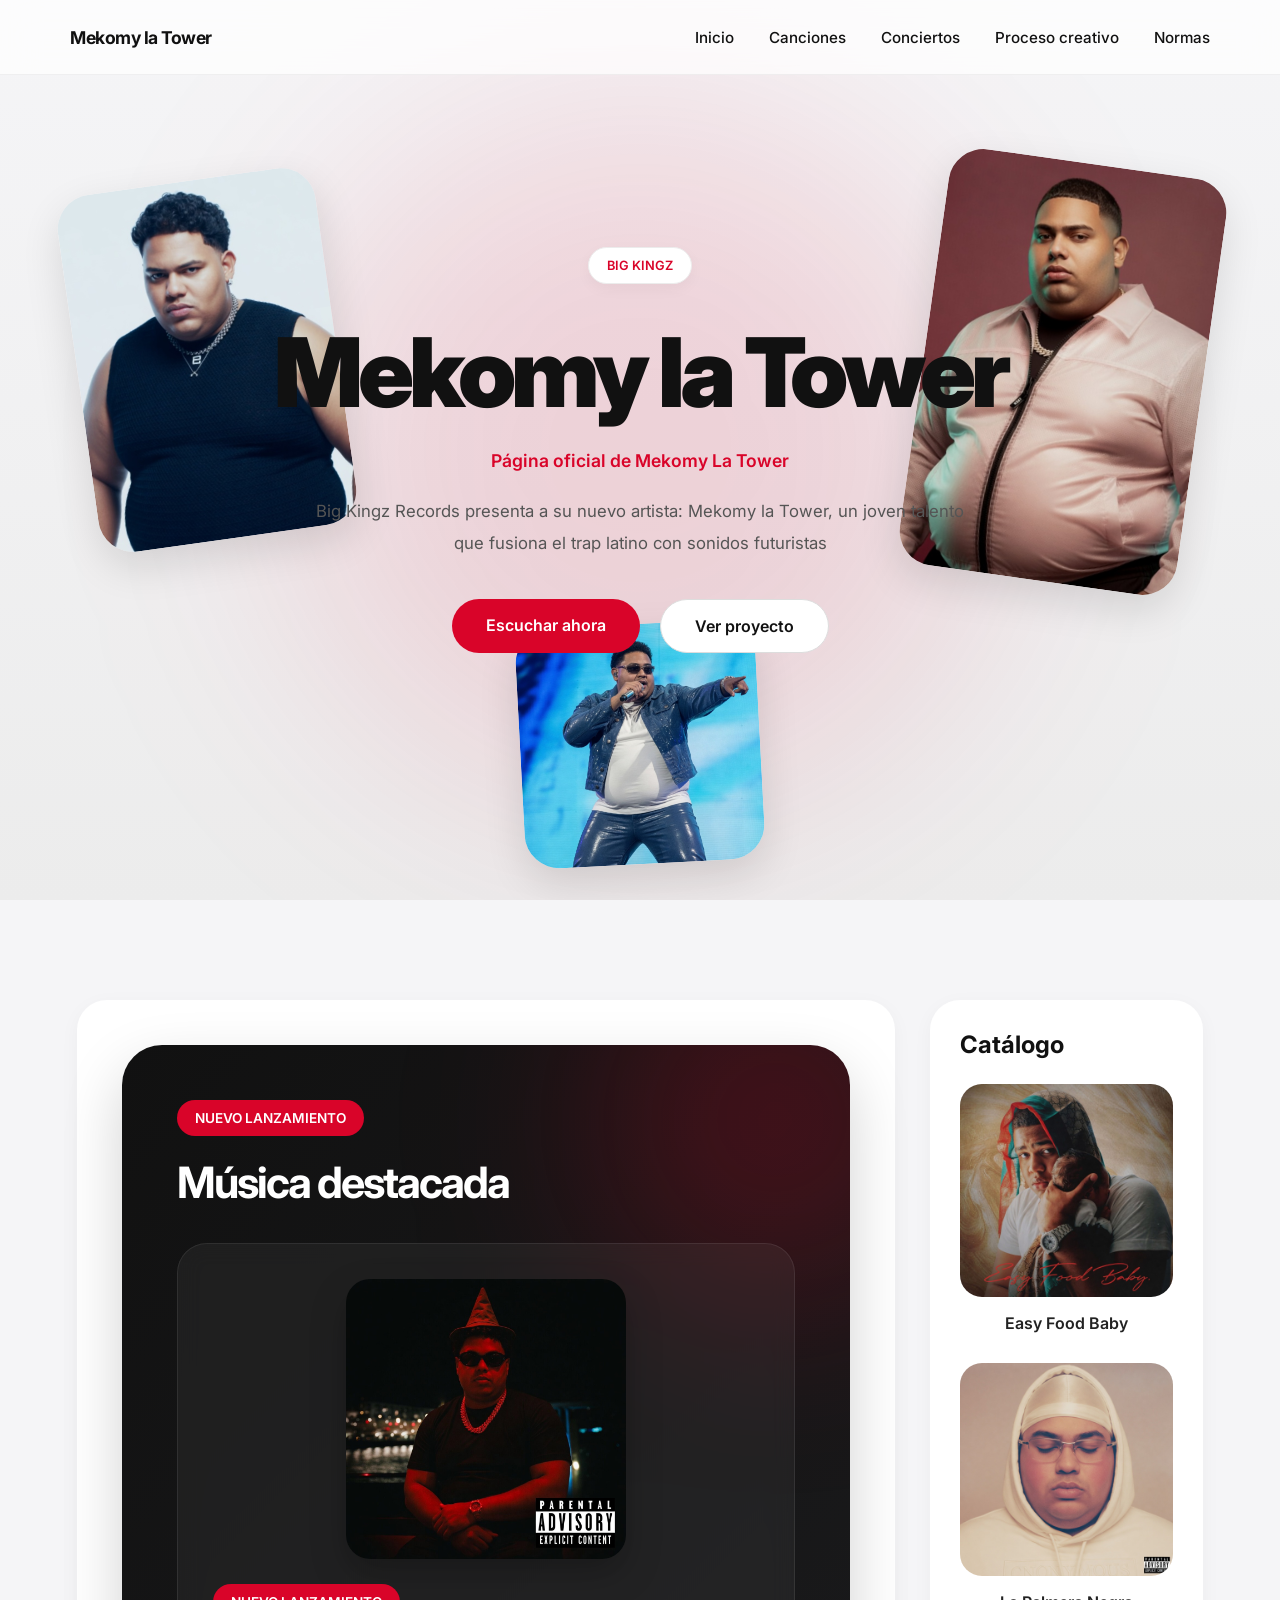
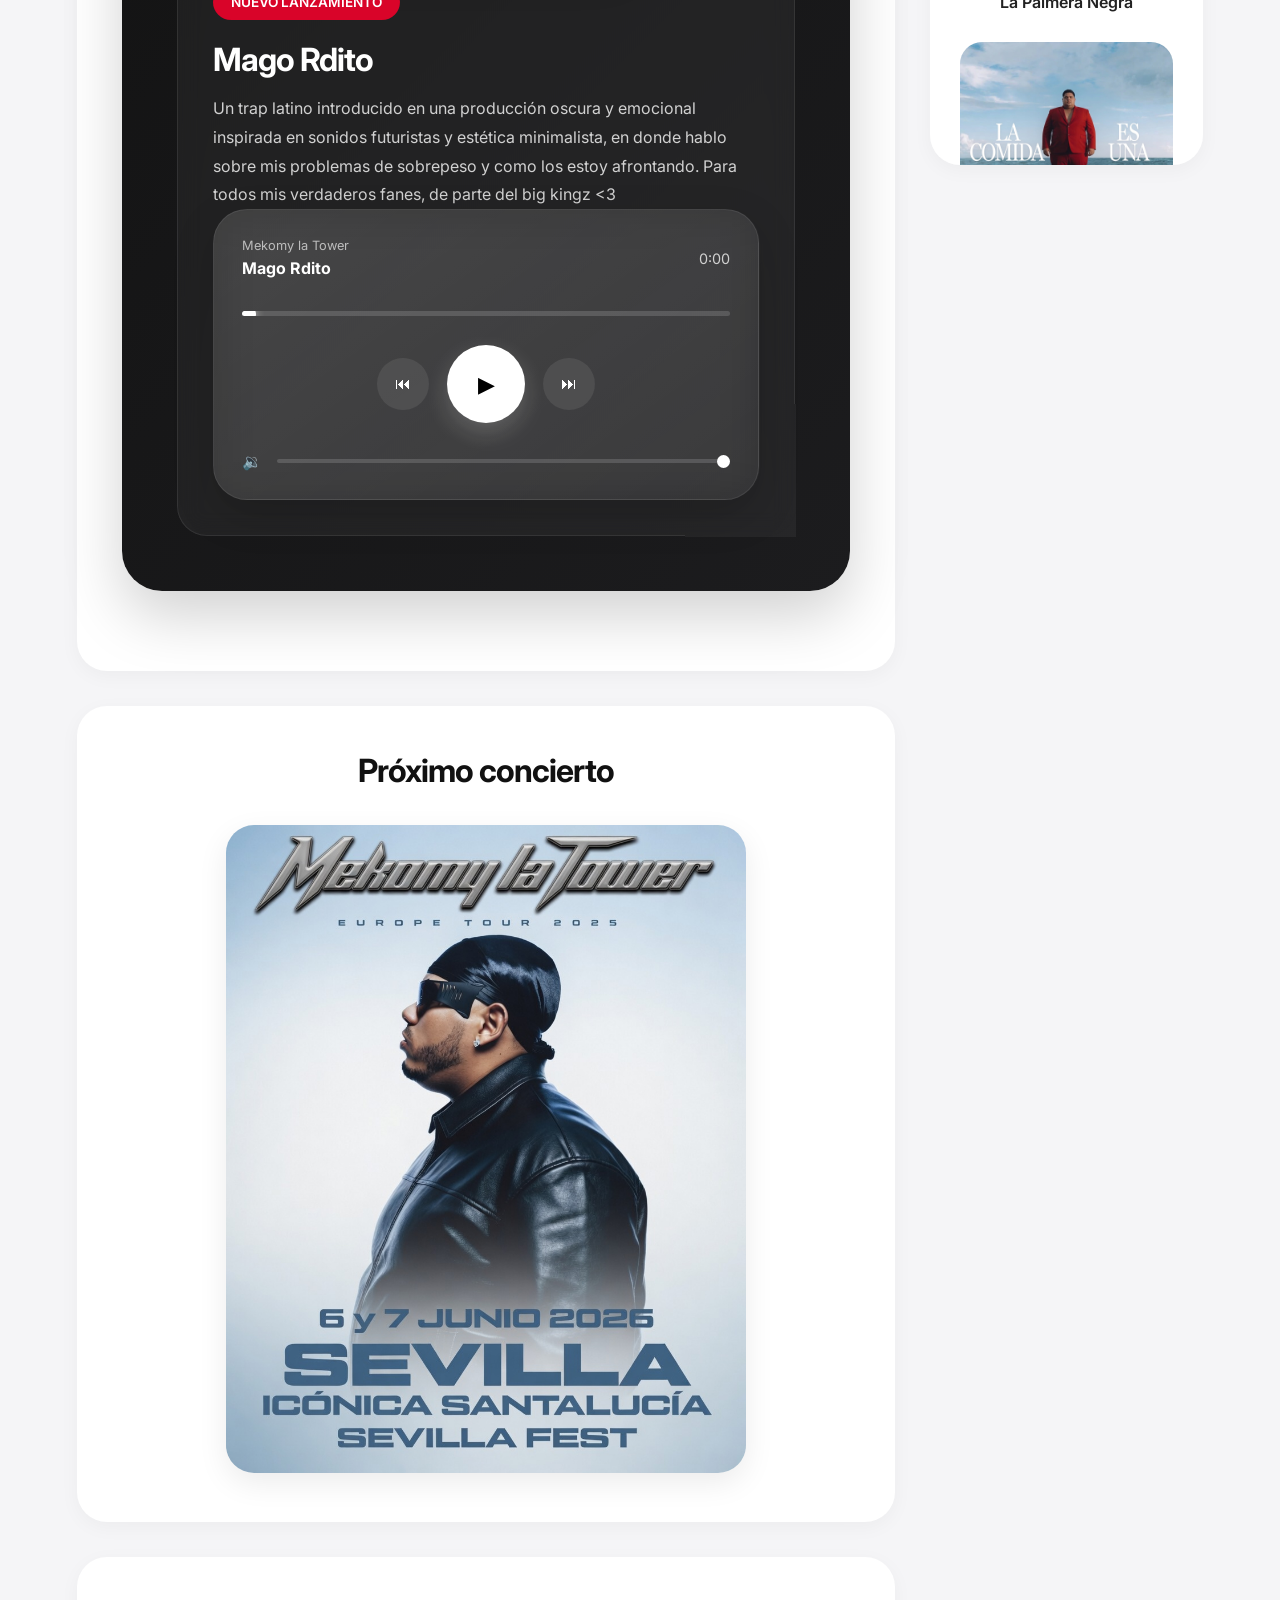
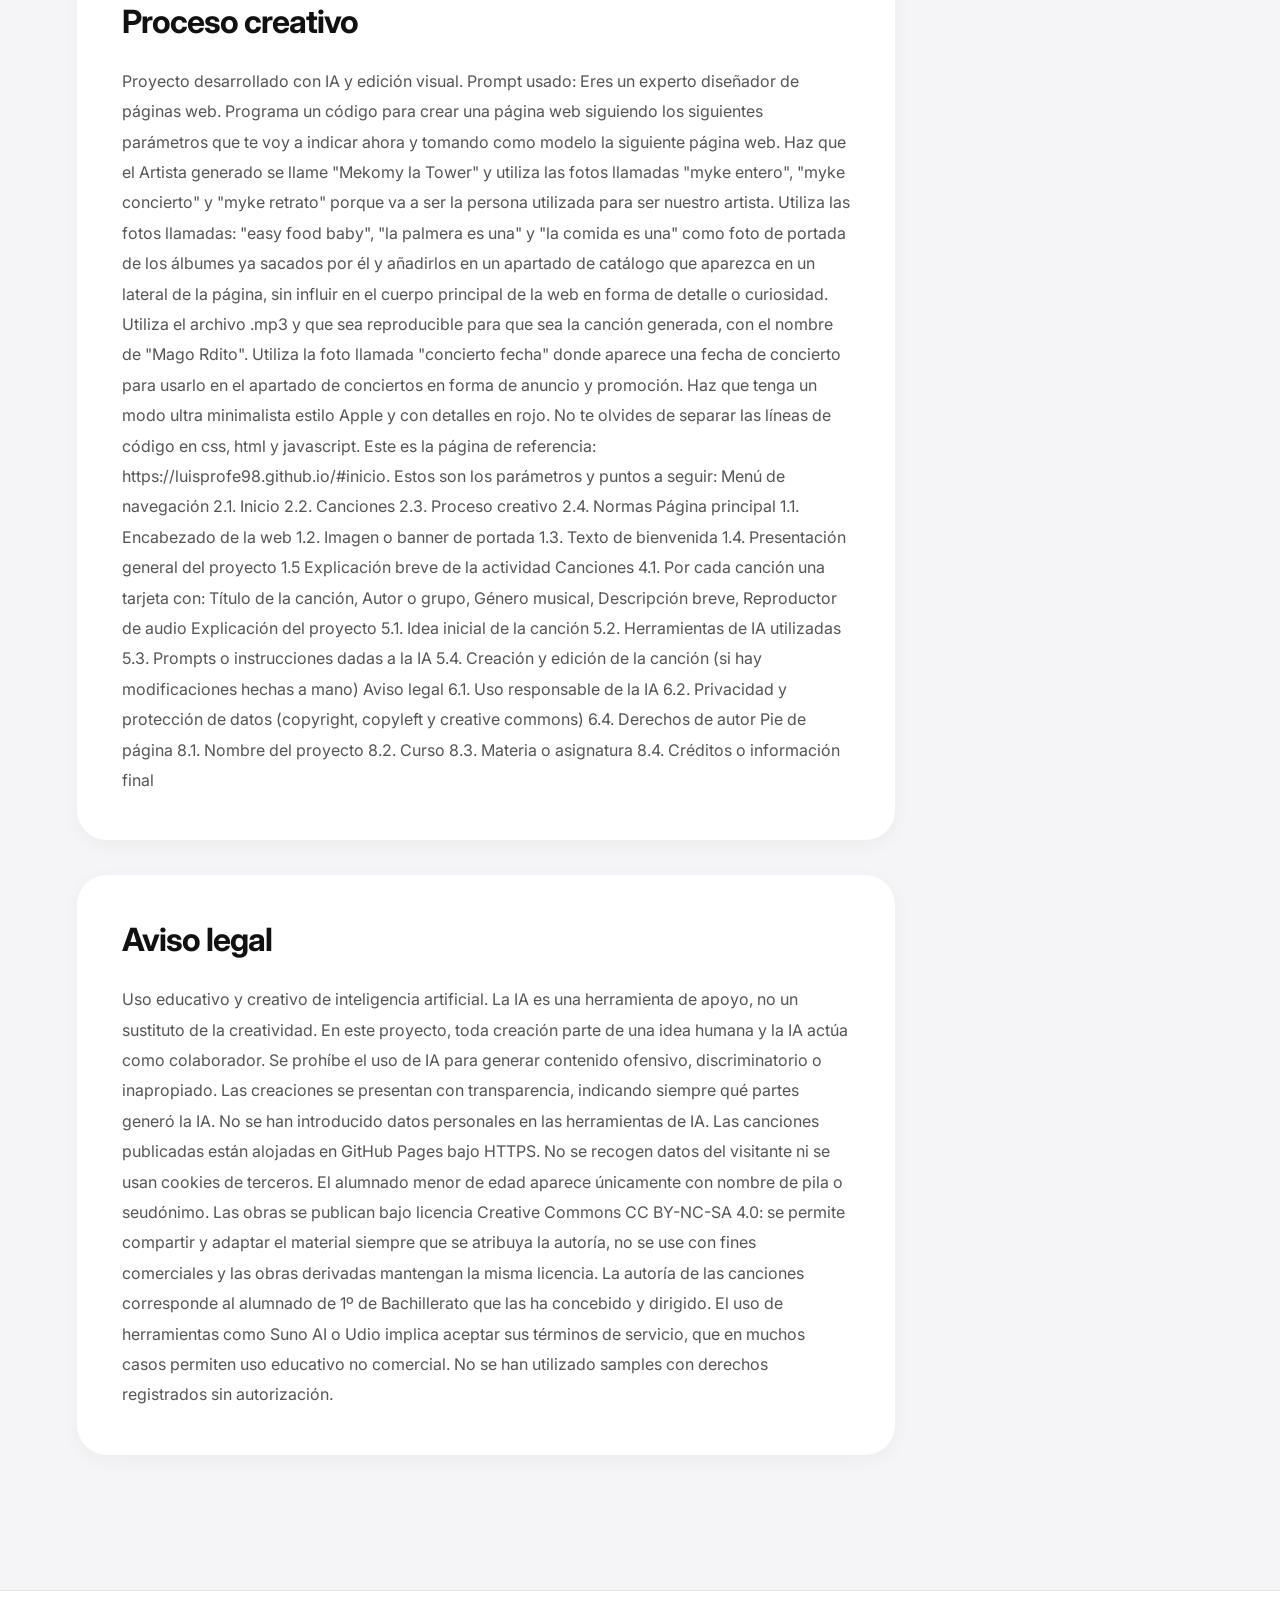
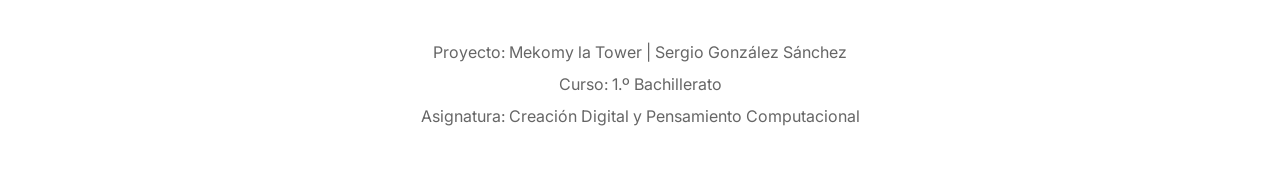
<file: index.html>
<!DOCTYPE html>
<html lang="es">

<head>
  <meta charset="UTF-8">
  <meta name="viewport" content="width=device-width, initial-scale=1.0">

  <title>Mekomy la Tower</title>

  <!-- CSS -->
  <link rel="stylesheet" href="./style.css">

  <!-- JS -->
  <script defer src="./script.js"></script>

</head>

<body>

  <header class="navbar">

    <div class="logo">
      Mekomy la Tower
    </div>

    <nav>
      <ul>
        <li><a href="#inicio">Inicio</a></li>
        <li><a href="#canciones">Canciones</a></li>
        <li><a href="#conciertos">Conciertos</a></li>
        <li><a href="#proceso">Proceso creativo</a></li>
        <li><a href="#normas">Normas</a></li>
      </ul>
    </nav>

  </header>

  <!-- HERO -->

  <!-- =========================
     INICIO NUEVO (REEMPLAZAR)
========================= -->

<section class="hero" id="inicio">

  <div class="hero-overlay"></div>

  <!-- IMÁGENES FLOTANTES -->
  <img src="img/myke entero.jpg" class="floating-img img-1" alt="">
  <img src="img/myke retrato.jpg" class="floating-img img-2" alt="">
  <img src="img/myke concierto.jpg" class="floating-img img-3" alt="">

  <div class="hero-content">

    <span class="hero-tag">
      BIG KINGZ
    </span>

    <h1>Mekomy la Tower</h1>

    <p class="subtitle">
      Página oficial de Mekomy La Tower
    </p>

    <p class="welcome">
      Big Kingz Records presenta a su nuevo artista: Mekomy la Tower, un joven talento que fusiona el trap latino con sonidos futuristas
    </p>

    <div class="hero-buttons">

      <a href="#canciones" class="btn-main">
        Escuchar ahora
      </a>

      <a href="#proceso" class="btn-secondary">
        Ver proyecto
      </a>

    </div>

  </div>

</section>

  <!-- MAIN -->

  <main class="layout">

    <section class="main-content">

      <!-- CANCIONES -->

      <section class="card" id="canciones">

      <section class="songs card" id="canciones">

  <span class="listen-tag">
    
    NUEVO LANZAMIENTO
  </span>

  <h2>Música destacada</h2>

  <div class="song-card">

   <div class="music-player">

  <!-- PORTADA -->
  <img src="img/myke mago.jpg" class="song-cover" alt="">

  <!-- INFO -->
  <div class="music-info">

    <span class="listen-tag">
      NUEVO LANZAMIENTO
    </span>

    <h3>Mago Rdito</h3>


    <p class="music-desc">
       Un trap latino introducido en una producción oscura y emocional inspirada
      en sonidos futuristas y estética minimalista, en donde hablo sobre mis problemas de sobrepeso y como los estoy afrontando. Para todos mis verdaderos fanes, de parte del big kingz <3

    </p>

    <!-- PLAYER -->

<div class="player-box">

  <audio id="audio-player">
    <source src="mp3/Mago Rdito.mp3" type="audio/mpeg">
  </audio>

  <!-- CABECERA -->

  <div class="player-header">

    <div class="now-playing">
      <span>Mekomy la Tower</span>
      <strong>Mago Rdito</strong>
    </div>

    <div class="song-time" id="songTime">
      0:00
    </div>

  </div>

  <!-- BARRA -->

  <div class="progress-container">

    <input
      type="range"
      id="progressBar"
      min="0"
      max="100"
      value="0"
    >

  </div>

  <!-- CONTROLES -->

  <div class="controls">

    <button class="control-btn" id="backBtn">
      ⏮
    </button>

    <button class="play-btn" id="playBtn">
      ▶
    </button>

    <button class="control-btn" id="forwardBtn">
      ⏭
    </button>

  </div>

  <!-- VOLUMEN -->

  <div class="volume-wrapper">

    <span>🔉</span>

    <input
      type="range"
      id="volumeControl"
      min="0"
      max="1"
      step="0.01"
      value="1"
    >

  </div>

</div>

</section>
      </section>

      <section class="card concert" id="conciertos">

        <h2>Próximo concierto</h2>

        <img src="img/concierto fecha.jpg" alt="">

      </section>

      <!-- PROCESO -->

      <section class="card" id="proceso">

        <h2>Proceso creativo</h2>

        <p>
          Proyecto desarrollado con IA y edición visual. Prompt usado:
          Eres un experto diseñador de páginas web. Programa un código para crear una página web siguiendo los siguientes parámetros que te voy a indicar ahora y tomando como modelo la siguiente página web. Haz que el Artista generado se llame "Mekomy la Tower" y utiliza las fotos llamadas "myke entero", "myke concierto" y "myke retrato" porque va a ser la persona utilizada para ser nuestro artista. Utiliza las fotos llamadas: "easy food baby", "la palmera es una" y "la comida es una" como foto de portada de los álbumes ya sacados por él y añadirlos en un apartado de catálogo que aparezca en un lateral de la página, sin influir en el cuerpo principal de la web en forma de detalle o curiosidad. Utiliza el archivo .mp3 y que sea reproducible para que sea la canción generada, con el nombre de "Mago Rdito". Utiliza la foto llamada "concierto fecha" donde aparece una fecha de concierto para usarlo en el apartado de conciertos en forma de anuncio y promoción. Haz que tenga un modo ultra minimalista estilo Apple y con detalles en rojo. No te olvides de separar las líneas de código en css, html y javascript. Este es la página de referencia: https://luisprofe98.github.io/#inicio. Estos son los parámetros y puntos a seguir:
          Menú de navegación
          2.1. Inicio
          2.2. Canciones
          2.3. Proceso creativo
          2.4. Normas
          Página principal
          1.1. Encabezado de la web
          1.2. Imagen o banner de portada
          1.3. Texto de bienvenida
          1.4. Presentación general del proyecto
          1.5 Explicación breve de la actividad
          Canciones
          4.1. Por cada canción una tarjeta con: Título de la canción, Autor o grupo, Género musical, Descripción breve, Reproductor de audio
          Explicación del proyecto
          5.1. Idea inicial de la canción
          5.2. Herramientas de IA utilizadas
          5.3. Prompts o instrucciones dadas a la IA
          5.4. Creación y edición de la canción (si hay modificaciones hechas a mano)
          Aviso legal
          6.1. Uso responsable de la IA
          6.2. Privacidad y protección de datos (copyright, copyleft y creative commons)
          6.4. Derechos de autor
          Pie de página
          8.1. Nombre del proyecto
          8.2. Curso
          8.3. Materia o asignatura
          8.4. Créditos o información final 


      </section>

      <!-- NORMAS -->

      <section class="card" id="normas">

        <h2>Aviso legal</h2>

        <p>
          Uso educativo y creativo de inteligencia artificial.
          La IA es una herramienta de apoyo, no un sustituto de la creatividad. En este proyecto, toda creación parte de una idea humana y la IA actúa como colaborador. Se prohíbe el uso de IA para generar contenido ofensivo, discriminatorio o inapropiado. Las creaciones se presentan con transparencia, indicando siempre qué partes generó la IA.
          No se han introducido datos personales en las herramientas de IA. Las canciones publicadas están alojadas en GitHub Pages bajo HTTPS. No se recogen datos del visitante ni se usan cookies de terceros. El alumnado menor de edad aparece únicamente con nombre de pila o seudónimo.
          Las obras se publican bajo licencia Creative Commons CC BY-NC-SA 4.0: se permite compartir y adaptar el material siempre que se atribuya la autoría, no se use con fines comerciales y las obras derivadas mantengan la misma licencia.
          La autoría de las canciones corresponde al alumnado de 1º de Bachillerato que las ha concebido y dirigido. El uso de herramientas como Suno AI o Udio implica aceptar sus términos de servicio, que en muchos casos permiten uso educativo no comercial. No se han utilizado samples con derechos registrados sin autorización.
        </p>

      </section>

    </section>

    <!-- SIDEBAR -->

    <aside class="sidebar">

      <div class="sidebar-card">

        <h2>Catálogo</h2>

        <div class="album">
          <img src="img/easy food baby.jpg" alt="">
          <p>Easy Food Baby</p>
        </div>

        <div class="album">
          <img src="img/la palmera negra.jpg" alt="">
          <p>La Palmera Negra</p>
        </div>

        <div class="album">
          <img src="img/la comida es una.jpg" alt="">
          <p>La Comida Es Una</p>
        </div>

      </div>

    </aside>

  </main>

  <footer>

    <p>Proyecto: Mekomy la Tower | Sergio González Sánchez</p>
    <p>Curso: 1.º Bachillerato</p>
    <p>Asignatura: Creación Digital y Pensamiento Computacional</p>

  </footer>

</body>

</html>
</file>
<file: style.css>
/* =========================
   STYLE.CSS NUEVO
   Estilo Apple minimalista
========================= */

@import url('https://fonts.googleapis.com/css2?family=Inter:wght@300;400;500;600;700;900&display=swap');

*{
  margin:0;
  padding:0;
  box-sizing:border-box;
}

html{
  scroll-behavior:smooth;
}

body{
  font-family:'Inter',sans-serif;
  background:#f5f5f7;
  color:#111;
  overflow-x:hidden;
}

/* =========================
   NAVBAR
========================= */

.navbar{
  position:fixed;
  top:0;
  width:100%;
  height:75px;

  display:flex;
  justify-content:space-between;
  align-items:center;

  padding:0 70px;

  background:rgba(255,255,255,0.7);
  backdrop-filter:blur(18px);

  border-bottom:1px solid rgba(0,0,0,0.05);

  z-index:1000;
}

.logo{
  font-size:1.1rem;
  font-weight:700;
  letter-spacing:-0.5px;
}

.navbar ul{
  display:flex;
  list-style:none;
  gap:35px;
}

.navbar a{
  text-decoration:none;
  color:#111;
  font-size:0.95rem;
  font-weight:500;
  transition:0.3s;
}

.navbar a:hover{
  color:#d90429;
}

/* =========================
   HERO
========================= */

.hero{
  height:100vh;

  background:
  linear-gradient(rgba(0,0,0,0.45), rgba(0,0,0,0.45)),
  url("./myke-concierto.jpg");

  background-size:cover;
  background-position:center;

  display:flex;
  justify-content:center;
  align-items:center;

  text-align:center;

  padding:20px;
}

.hero-content{
  max-width:850px;
}

.hero h1{
  color:white;
  font-size:5.5rem;
  font-weight:900;
  letter-spacing:-4px;
  margin-bottom:20px;
}

.subtitle{
  color:#ff4d4d;
  font-size:1.1rem;
  margin-bottom:25px;
  font-weight:500;
}

.welcome{
  color:#f1f1f1;
  line-height:1.8;
  font-size:1.05rem;
  margin-bottom:40px;
}

.btn-main{
  display:inline-block;

  padding:16px 34px;

  background:#d90429;
  color:white;

  border-radius:100px;
  text-decoration:none;

  font-weight:600;

  transition:0.3s;
}

.btn-main:hover{
  transform:translateY(-3px);
  background:#b8001f;
}

/* =========================
   LAYOUT
========================= */

.layout{
  width:88%;
  margin:auto;

  display:flex;
  gap:35px;

  padding:100px 0;
}

.main-content{
  flex:3;
}

.sidebar{
  flex:1;
}

/* =========================
   CARD
========================= */

.card{
  background:white;

  padding:45px;

  border-radius:30px;

  margin-bottom:35px;

  box-shadow:
  0 5px 20px rgba(0,0,0,0.04);

  transition:0.3s;
}

.card:hover{
  transform:translateY(-4px);
}

.card h2{
  font-size:2rem;
  margin-bottom:25px;
  letter-spacing:-1px;
}

.card p{
  color:#555;
  line-height:1.9;
}

/* =========================
   GALERÍA
========================= */

.gallery{
  display:grid;

  grid-template-columns:
  repeat(auto-fit,minmax(240px,1fr));

  gap:20px;

  margin-bottom:35px;
}

.gallery img{
  width:100%;
  height:420px;

  object-fit:cover;

  border-radius:28px;

  transition:0.4s;
}

.gallery img:hover{
  transform:scale(1.02);
}

/* =========================
   SONG CARD
========================= */

.song-card{
  display:flex;
  flex-direction:column;
  gap:20px;
}

.song-card h3{
  font-size:1.6rem;
}

audio{
  width:100%;
  margin-top:10px;
}

/* =========================
   CONCIERTO
========================= */

.concert img{
  width:100%;
  border-radius:25px;
  margin-top:20px;
}

/* =========================
   PROCESO
========================= */

.process-grid{
  display:grid;

  grid-template-columns:
  repeat(auto-fit,minmax(220px,1fr));

  gap:20px;

  margin-top:30px;
}

.process-item{
  background:#fafafa;

  padding:25px;

  border-radius:24px;

  border:1px solid #ececec;
}

.process-item h3{
  margin-bottom:15px;
}

/* =========================
   SIDEBAR
========================= */

.sidebar-card{
  position:sticky;
  top:100px;

  background:white;

  padding:30px;

  border-radius:30px;

  box-shadow:
  0 5px 20px rgba(0,0,0,0.04);
}

.sidebar-card h2{
  margin-bottom:25px;
}

.album{
  margin-bottom:30px;
}

.album img{
  width:100%;
  border-radius:22px;
  margin-bottom:12px;

  transition:0.3s;
}

.album img:hover{
  transform:scale(1.03);
}

.album p{
  text-align:center;
  font-weight:600;
  color:#222;
}

/* =========================
   FOOTER
========================= */

footer{
  background:#fff;

  border-top:1px solid #e5e5e5;

  text-align:center;

  padding:45px 20px;

  color:#666;

  line-height:2;
}

/* =========================
   ANIMACIONES
========================= */

.hidden{
  opacity:0;
  transform:translateY(40px);
}

.show{
  opacity:1;
  transform:translateY(0);
  transition:all 1s ease;
}

/* =========================
   RESPONSIVE
========================= */

@media(max-width:1000px){

  .layout{
    flex-direction:column;
  }

  .sidebar{
    width:100%;
  }

}

@media(max-width:768px){

  .navbar{
    padding:0 25px;
  }

  .navbar ul{
    gap:18px;
  }

  .hero h1{
    font-size:3.5rem;
    letter-spacing:-2px;
  }

  .card{
    padding:30px;
  }

}

/* =========================
   CONCIERTO MÁS PEQUEÑO
========================= */

.concert{
  text-align:center;
}

.concert img{
  width:100%;
  max-width:520px;

  border-radius:28px;

  margin-top:25px;

  box-shadow:
  0 10px 30px rgba(0,0,0,0.08);

  transition:0.4s;
}

.concert img:hover{
  transform:scale(1.02);
}

.concert h2{
  margin-bottom:10px;
}

/* =========================
   SECCIÓN CANCIÓN PREMIUM
========================= */

.songs{
  position:relative;

  overflow:hidden;

  background:
  linear-gradient(
    135deg,
    #111 0%,
    #1c1c1e 100%
  );

  color:white;

  border-radius:40px;

  padding:55px;

  box-shadow:
  0 25px 60px rgba(0,0,0,0.18);
}

/* EFECTO ROJO DIFUMINADO */

.songs::before{
  content:"";

  position:absolute;

  width:350px;
  height:350px;

  background:#d9042940;

  border-radius:50%;

  filter:blur(100px);

  top:-100px;
  right:-100px;
}

/* TITULO */

.songs h2{
  position:relative;

  font-size:2.7rem;

  margin-bottom:35px;

  letter-spacing:-2px;

  z-index:2;
}

/* TARJETA */

.song-card{
  position:relative;

  z-index:2;

  background:
  rgba(255,255,255,0.05);

  border:
  1px solid rgba(255,255,255,0.08);

  border-radius:30px;

  padding:35px;

  backdrop-filter:blur(12px);
}

/* TEXTO */

.song-card h3{
  font-size:2rem;

  margin-bottom:15px;

  letter-spacing:-1px;
}

.song-card p{
  color:#d1d1d1;

  line-height:1.8;
}

/* AUDIO */

audio{
  width:100%;

  margin-top:25px;

  border-radius:20px;

  filter:
  drop-shadow(0 5px 10px rgba(0,0,0,0.25));
}

/* BOTÓN EXTRA */

.listen-tag{
  display:inline-block;

  margin-bottom:20px;

  padding:10px 18px;

  border-radius:100px;

  background:#d90429;

  color:white;

  font-size:0.85rem;
  font-weight:600;
}

/* AÑADIR AL FINAL DEL CSS */

.song-cover{
  width:100%;
  max-width:280px;

  display:block;

  margin:0 auto 25px auto;

  border-radius:24px;

  box-shadow:
  0 15px 35px rgba(0,0,0,0.25);

  object-fit:cover;
}

/* =========================
   SIDEBAR SCROLLABLE
========================= */

.sidebar-card{
  position:sticky;
  top:100px;

  background:white;

  padding:30px;

  border-radius:30px;

  box-shadow:
  0 5px 20px rgba(0,0,0,0.04);

  /* NUEVO */
  max-height:85vh;
  overflow-y:auto;

  scrollbar-width:thin;
}

/* SCROLL PERSONALIZADO */

.sidebar-card::-webkit-scrollbar{
  width:6px;
}

.sidebar-card::-webkit-scrollbar-thumb{
  background:#d90429;
  border-radius:20px;
}

.sidebar-card::-webkit-scrollbar-track{
  background:transparent;
}

#inicio,
#canciones,
#proceso,
#normas{
  scroll-margin-top:120px;
}

.hero{
  position:relative;

  height:100vh;

  overflow:hidden;

  background:
  linear-gradient(
    180deg,
    #f5f5f7 0%,
    #ececec 100%
  );

  display:flex;
  justify-content:center;
  align-items:center;

  text-align:center;

  padding:20px;
}

/* CAPA SUAVE */

.hero-overlay{
  position:absolute;
  width:700px;
  height:700px;

  background:#d9042920;

  border-radius:50%;

  filter:blur(120px);

  z-index:0;
}

/* CONTENIDO */

.hero-content{
  position:relative;
  z-index:5;

  max-width:850px;
}

.hero-tag{
  display:inline-block;

  padding:10px 18px;

  background:white;

  border:1px solid #ececec;

  border-radius:100px;

  font-size:0.8rem;
  font-weight:600;

  color:#d90429;

  margin-bottom:30px;

  box-shadow:
  0 5px 15px rgba(0,0,0,0.04);
}

.hero h1{
  font-size:6rem;
  font-weight:900;

  letter-spacing:-5px;

  color:#111;

  margin-bottom:20px;
}

.subtitle{
  font-size:1.1rem;

  color:#d90429;

  margin-bottom:25px;

  font-weight:600;
}

.welcome{
  max-width:650px;

  margin:auto;

  color:#555;

  line-height:1.9;

  font-size:1.05rem;

  margin-bottom:40px;
}

/* BOTONES */

.hero-buttons{
  display:flex;
  justify-content:center;
  gap:20px;
}

.btn-main{
  padding:16px 34px;

  border-radius:100px;

  background:#d90429;
  color:white;

  text-decoration:none;

  font-weight:600;

  transition:0.3s;
}

.btn-main:hover{
  transform:translateY(-3px);
}

.btn-secondary{
  padding:16px 34px;

  border-radius:100px;

  background:white;
  color:#111;

  text-decoration:none;

  border:1px solid #ddd;

  font-weight:600;

  transition:0.3s;
}

.btn-secondary:hover{
  background:#f0f0f0;
}

/* =========================
   IMÁGENES FLOTANTES
========================= */

.floating-img{
  position:absolute;

  object-fit:cover;

  border-radius:35px;

  box-shadow:
  0 15px 40px rgba(0,0,0,0.12);

  transition:0.4s;
}

/* FOTO IZQUIERDA */

.img-1{
  width:260px;
  height:360px;

  left:6%;
  top:20%;

  transform:rotate(-8deg);
}

/* FOTO DERECHA */

.img-2{
  width:280px;
  height:420px;

  right:6%;
  top:18%;

  transform:rotate(8deg);
}

/* FOTO ABAJO */

.img-3{
  width:240px;
  height:240px;

  bottom:4%;
  left:50%;

  transform:
  translateX(-50%)
  rotate(-3deg);
}

/* HOVER */

.floating-img:hover{
  transform:scale(1.03);
}

/* =========================
   RESPONSIVE
========================= */

@media(max-width:1200px){

  .img-1,
  .img-2{
    width:220px;
    height:320px;
  }

}

@media(max-width:950px){

  .floating-img{
    display:none;
  }

  .hero h1{
    font-size:4rem;
  }

}

@media(max-width:600px){

  .hero h1{
    font-size:3rem;
    letter-spacing:-2px;
  }

  .hero-buttons{
    flex-direction:column;
    align-items:center;
  }

}

#inicio,
#canciones,
#conciertos,
#proceso,
#normas{
  scroll-margin-top:120px;
}

/* =========================
   APPLE MUSIC UI MEJORADA
========================= */

.player-box{
  width:100%;
  max-width:620px;

  background:
  linear-gradient(
    145deg,
    rgba(255,255,255,0.12),
    rgba(255,255,255,0.05)
  );

  border:
  1px solid rgba(255,255,255,0.08);

  border-radius:34px;

  padding:28px;

  backdrop-filter:blur(24px);

  box-shadow:
  0 15px 40px rgba(0,0,0,0.18);
}

/* INFO SUPERIOR */

.player-header{
  display:flex;
  align-items:center;
  justify-content:space-between;

  margin-bottom:22px;
}

.now-playing{
  display:flex;
  flex-direction:column;
}

.now-playing span{
  color:#bdbdbd;
  font-size:0.8rem;
}

.now-playing strong{
  margin-top:5px;
  font-size:1rem;
}

/* DURACIÓN */

.song-time{
  font-size:0.9rem;
  color:#d1d1d1;
}

/* BARRA */

.progress-container{
  width:100%;
  margin-bottom:25px;
}

#progressBar{
  width:100%;

  height:5px;

  appearance:none;

  background:
  rgba(255,255,255,0.15);

  border-radius:100px;

  overflow:hidden;

  cursor:pointer;
}

#progressBar::-webkit-slider-thumb{
  appearance:none;

  width:14px;
  height:14px;

  border-radius:50%;

  background:#ffffff;

  box-shadow:
  0 0 10px rgba(255,255,255,0.6);
}

/* CONTROLES */

.controls{
  display:flex;
  align-items:center;
  justify-content:center;

  gap:18px;
}

/* BOTONES */

.control-btn{
  width:52px;
  height:52px;

  border:none;

  border-radius:50%;

  background:
  rgba(255,255,255,0.08);

  color:white;

  font-size:1rem;

  cursor:pointer;

  transition:0.25s;
}

.play-btn{
  width:78px;
  height:78px;

  border:none;

  border-radius:50%;

  background:white;

  color:black;

  font-size:1.4rem;

  cursor:pointer;

  transition:0.25s;

  box-shadow:
  0 10px 25px rgba(255,255,255,0.18);
}

.control-btn:hover,
.play-btn:hover{
  transform:scale(1.08);
}

/* VOLUMEN */

.volume-wrapper{
  display:flex;
  align-items:center;
  gap:15px;

  margin-top:28px;
}

.volume-wrapper span{
  font-size:1rem;
  opacity:0.8;
}

#volumeControl{
  flex:1;

  appearance:none;

  height:4px;

  background:
  rgba(255,255,255,0.15);

  border-radius:100px;

  cursor:pointer;
}

#volumeControl::-webkit-slider-thumb{
  appearance:none;

  width:13px;
  height:13px;

  border-radius:50%;

  background:white;
}

/* HOVER SUAVE */

.player-box:hover{
  transform:translateY(-2px);
  transition:0.3s;
}
</file>
